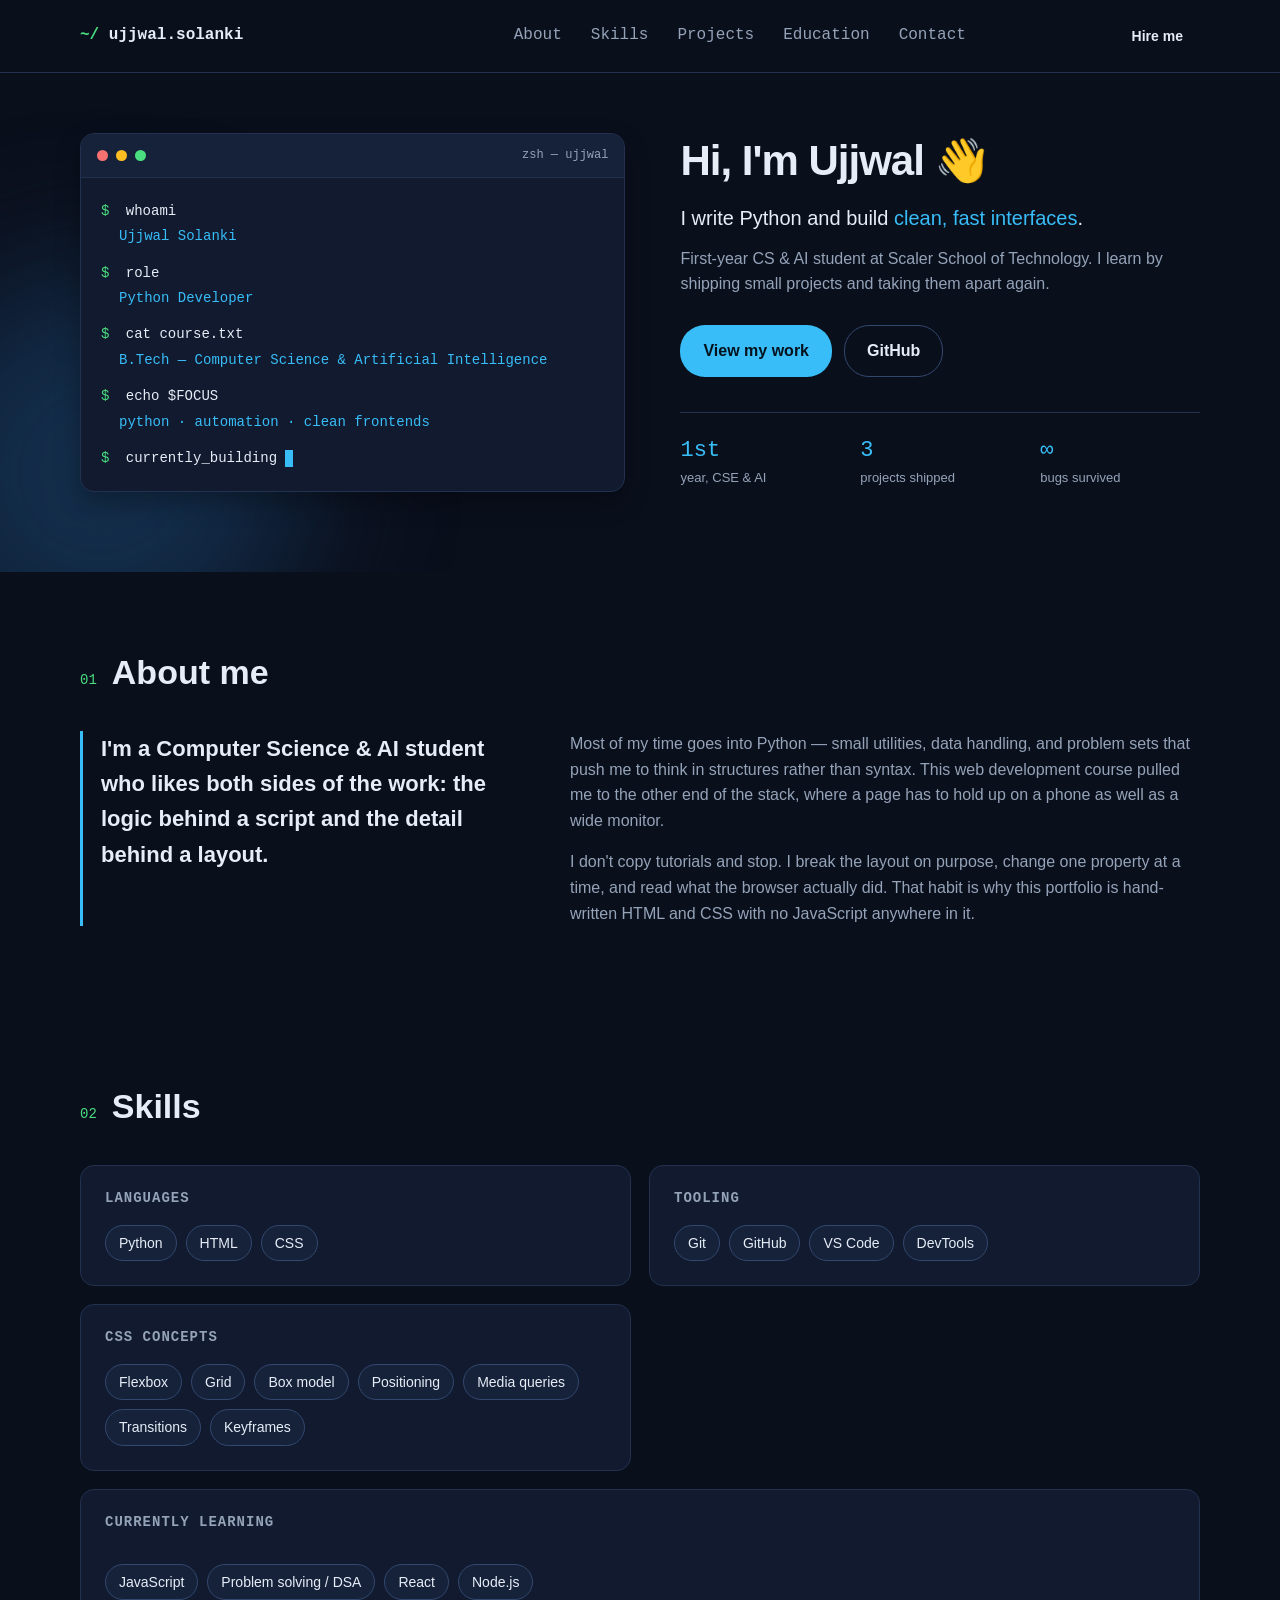
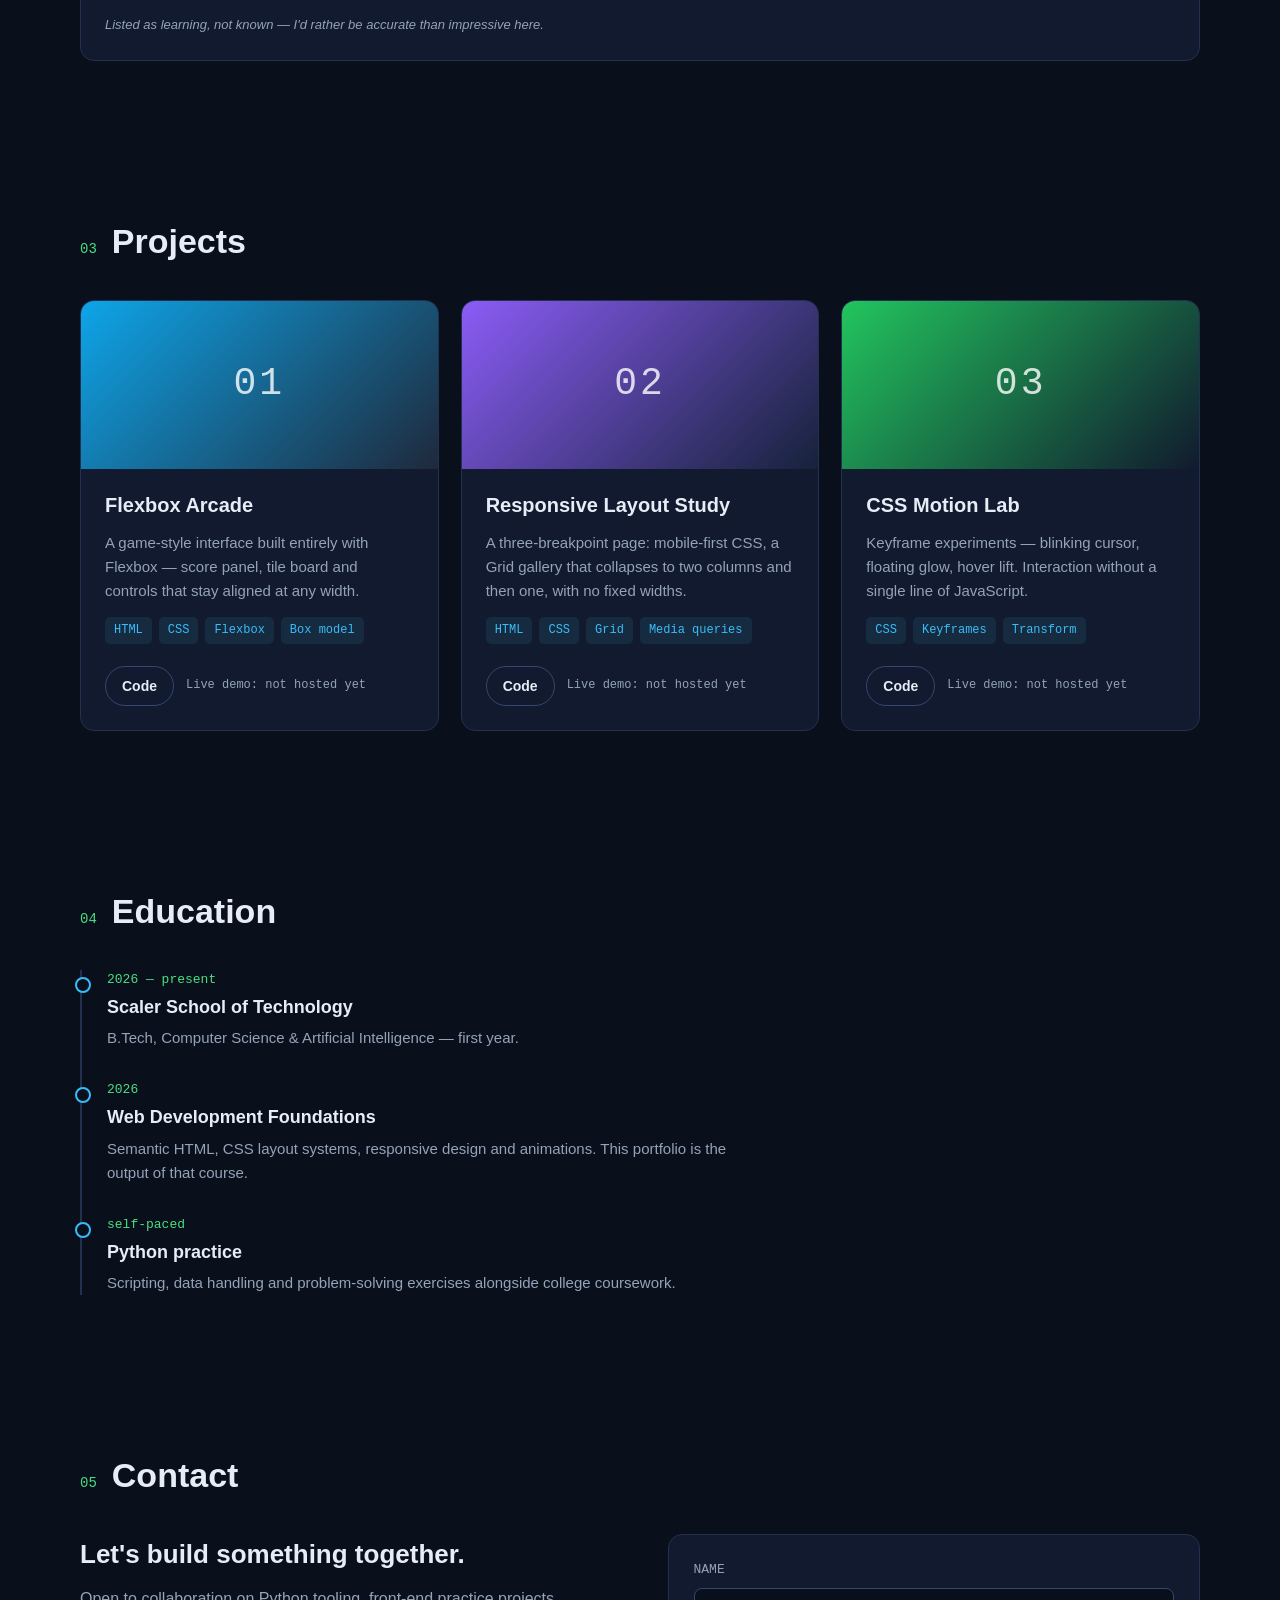
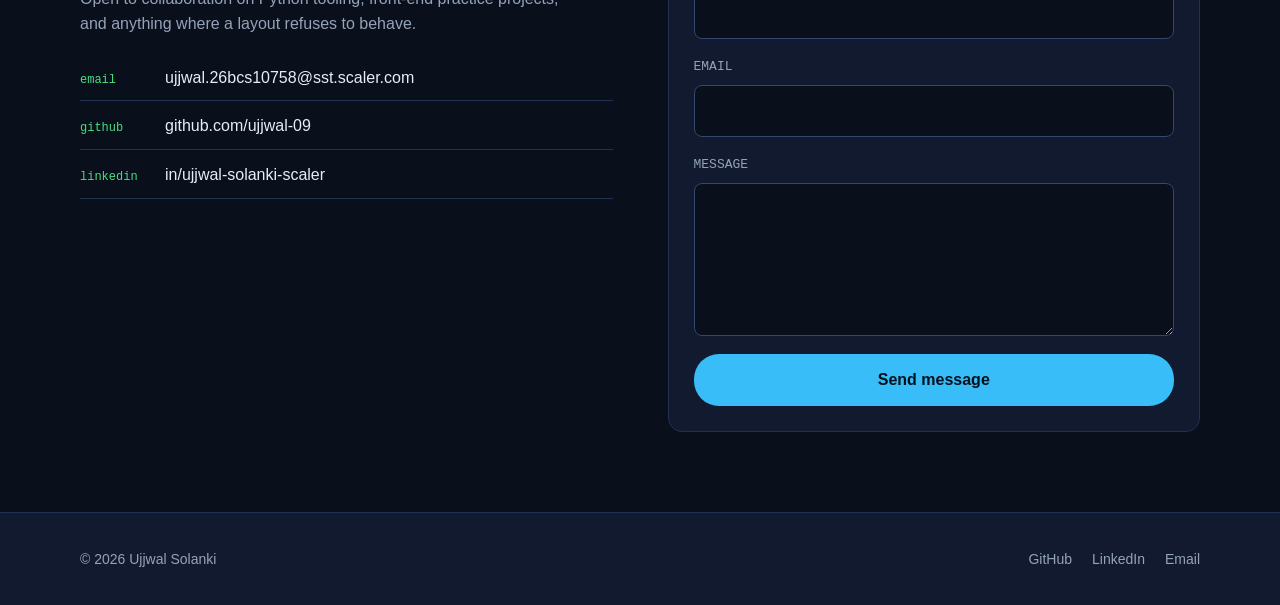
<file: index.html>
<!DOCTYPE html>
<html lang="en">
<head>
    <meta charset="UTF-8">
    <meta name="viewport" content="width=device-width, initial-scale=1.0">
    <meta name="description" content="Portfolio of Ujjwal Solanki, Python Developer and B.Tech CSE & AI student at Scaler School of Technology.">
    <title>Ujjwal Solanki — Python Developer</title>
    <link rel="icon" href="images/terminal-prompt.svg">
    <link rel="stylesheet" href="style.css">
</head>
<body>

    <a class="skip-link" href="#hero">Skip to content</a>

    <header class="site-header">
        <nav class="nav" aria-label="Main navigation">
            <input type="checkbox" id="nav-toggle" class="nav-toggle">

            <a href="#hero" class="brand">
                <span class="brand-mark">~/</span>
                <span class="brand-name">ujjwal.solanki</span>
            </a>

            <label for="nav-toggle" class="nav-burger" aria-label="Open menu">
                <span class="burger-line"></span>
                <span class="burger-line"></span>
                <span class="burger-line"></span>
            </label>

            <ul class="nav-links">
                <li><a href="#about">About</a></li>
                <li><a href="#skills">Skills</a></li>
                <li><a href="#projects">Projects</a></li>
                <li><a href="#education">Education</a></li>
                <li><a href="#contact">Contact</a></li>
            </ul>

            <a href="#contact" class="btn btn-small nav-cta">Hire me</a>
        </nav>
    </header>

    <main>

        <section id="hero" class="hero section">
            <div class="hero-glow" aria-hidden="true"></div>

            <div class="container hero-grid">
                <div class="hero-terminal reveal">
                    <div class="terminal-bar">
                        <span class="dot dot-red"></span>
                        <span class="dot dot-yellow"></span>
                        <span class="dot dot-green"></span>
                        <span class="terminal-title">zsh — ujjwal</span>
                    </div>

                    <div class="terminal-body">
                        <p class="line"><span class="prompt">$</span> whoami</p>
                        <p class="output">Ujjwal Solanki</p>

                        <p class="line"><span class="prompt">$</span> role</p>
                        <p class="output">Python Developer</p>

                        <p class="line"><span class="prompt">$</span> cat course.txt</p>
                        <p class="output">B.Tech — Computer Science &amp; Artificial Intelligence</p>

                        <p class="line"><span class="prompt">$</span> echo $FOCUS</p>
                        <p class="output">python · automation · clean frontends</p>

                        <p class="line"><span class="prompt">$</span> currently_building<span class="cursor"></span></p>
                    </div>
                </div>

                <div class="hero-side reveal">
                    <h1 class="hero-name">Hi, I'm Ujjwal <span class="wave">👋</span></h1>
                    <p class="hero-role">I write Python and build <span class="accent">clean, fast interfaces</span>.</p>
                    <p class="hero-intro">First-year CS &amp; AI student at Scaler School of Technology. I learn by shipping small projects and taking them apart again.</p>

                    <div class="hero-actions">
                        <a href="#projects" class="btn btn-primary">View my work</a>
                        <a href="https://github.com/ujjwal-09" class="btn btn-ghost" target="_blank" rel="noopener">GitHub</a>
                    </div>

                    <ul class="hero-stats">
                        <li><span class="stat-value">1st</span><span class="stat-label">year, CSE &amp; AI</span></li>
                        <li><span class="stat-value">3</span><span class="stat-label">projects shipped</span></li>
                        <li><span class="stat-value">∞</span><span class="stat-label">bugs survived</span></li>
                    </ul>
                </div>
            </div>
        </section>

        <section id="about" class="section">
            <div class="container">
                <h2 class="section-title"><span class="section-index">01</span> About me</h2>

                <div class="about-grid">
                    <p class="about-lead">I'm a Computer Science &amp; AI student who likes both sides of the work: the logic behind a script and the detail behind a layout.</p>
                    <div class="about-copy">
                        <p>Most of my time goes into Python — small utilities, data handling, and problem sets that push me to think in structures rather than syntax. This web development course pulled me to the other end of the stack, where a page has to hold up on a phone as well as a wide monitor.</p>
                        <p>I don't copy tutorials and stop. I break the layout on purpose, change one property at a time, and read what the browser actually did. That habit is why this portfolio is hand-written HTML and CSS with no JavaScript anywhere in it.</p>
                    </div>
                </div>
            </div>
        </section>

        <section id="skills" class="section">
            <div class="container">
                <h2 class="section-title"><span class="section-index">02</span> Skills</h2>

                <div class="skills-grid">
                    <article class="card skill-card">
                        <h3>Languages</h3>
                        <ul class="pill-list">
                            <li>Python</li>
                            <li>HTML</li>
                            <li>CSS</li>
                        </ul>
                    </article>

                    <article class="card skill-card">
                        <h3>Tooling</h3>
                        <ul class="pill-list">
                            <li>Git</li>
                            <li>GitHub</li>
                            <li>VS Code</li>
                            <li>DevTools</li>
                        </ul>
                    </article>

                    <article class="card skill-card">
                        <h3>CSS concepts</h3>
                        <ul class="pill-list">
                            <li>Flexbox</li>
                            <li>Grid</li>
                            <li>Box model</li>
                            <li>Positioning</li>
                            <li>Media queries</li>
                            <li>Transitions</li>
                            <li>Keyframes</li>
                        </ul>
                    </article>

                    <article class="card skill-card skill-card-wide">
                        <h3>Currently learning</h3>
                        <ul class="pill-list">
                            <li>JavaScript</li>
                            <li>Problem solving / DSA</li>
                            <li>React</li>
                            <li>Node.js</li>
                        </ul>
                        <p class="card-note">Listed as learning, not known — I'd rather be accurate than impressive here.</p>
                    </article>
                </div>
            </div>
        </section>

        <section id="projects" class="section">
            <div class="container">
                <h2 class="section-title"><span class="section-index">03</span> Projects</h2>

                <div class="projects-grid">
                    <article class="card project-card">
                        <div class="project-cover cover-one"><span>01</span></div>
                        <div class="project-body">
                            <h3>Flexbox Arcade</h3>
                            <p>A game-style interface built entirely with Flexbox — score panel, tile board and controls that stay aligned at any width.</p>
                            <ul class="tag-list">
                                <li>HTML</li>
                                <li>CSS</li>
                                <li>Flexbox</li>
                                <li>Box model</li>
                            </ul>
                            <div class="project-links">
                                <a href="https://github.com/ujjwal-09" class="btn btn-small btn-ghost" target="_blank" rel="noopener">Code</a>
                                <span class="unavailable">Live demo: not hosted yet</span>
                            </div>
                        </div>
                    </article>

                    <article class="card project-card">
                        <div class="project-cover cover-two"><span>02</span></div>
                        <div class="project-body">
                            <h3>Responsive Layout Study</h3>
                            <p>A three-breakpoint page: mobile-first CSS, a Grid gallery that collapses to two columns and then one, with no fixed widths.</p>
                            <ul class="tag-list">
                                <li>HTML</li>
                                <li>CSS</li>
                                <li>Grid</li>
                                <li>Media queries</li>
                            </ul>
                            <div class="project-links">
                                <a href="https://github.com/ujjwal-09" class="btn btn-small btn-ghost" target="_blank" rel="noopener">Code</a>
                                <span class="unavailable">Live demo: not hosted yet</span>
                            </div>
                        </div>
                    </article>

                    <article class="card project-card">
                        <div class="project-cover cover-three"><span>03</span></div>
                        <div class="project-body">
                            <h3>CSS Motion Lab</h3>
                            <p>Keyframe experiments — blinking cursor, floating glow, hover lift. Interaction without a single line of JavaScript.</p>
                            <ul class="tag-list">
                                <li>CSS</li>
                                <li>Keyframes</li>
                                <li>Transform</li>
                            </ul>
                            <div class="project-links">
                                <a href="https://github.com/ujjwal-09" class="btn btn-small btn-ghost" target="_blank" rel="noopener">Code</a>
                                <span class="unavailable">Live demo: not hosted yet</span>
                            </div>
                        </div>
                    </article>
                </div>
            </div>
        </section>

        <section id="education" class="section">
            <div class="container">
                <h2 class="section-title"><span class="section-index">04</span> Education</h2>

                <ol class="timeline">
                    <li class="timeline-item">
                        <span class="timeline-year">2026 — present</span>
                        <h3>Scaler School of Technology</h3>
                        <p>B.Tech, Computer Science &amp; Artificial Intelligence — first year.</p>
                    </li>
                    <li class="timeline-item">
                        <span class="timeline-year">2026</span>
                        <h3>Web Development Foundations</h3>
                        <p>Semantic HTML, CSS layout systems, responsive design and animations. This portfolio is the output of that course.</p>
                    </li>
                    <li class="timeline-item">
                        <span class="timeline-year">self-paced</span>
                        <h3>Python practice</h3>
                        <p>Scripting, data handling and problem-solving exercises alongside college coursework.</p>
                    </li>
                </ol>
            </div>
        </section>

        <section id="contact" class="section">
            <div class="container">
                <h2 class="section-title"><span class="section-index">05</span> Contact</h2>

                <div class="contact-grid">
                    <div class="contact-info">
                        <p class="contact-lead">Let's build something together.</p>
                        <p>Open to collaboration on Python tooling, front-end practice projects, and anything where a layout refuses to behave.</p>

                        <ul class="contact-links">
                            <li><span class="contact-key">email</span><a href="mailto:ujjwal.26bcs10758@sst.scaler.com">ujjwal.26bcs10758@sst.scaler.com</a></li>
                            <li><span class="contact-key">github</span><a href="https://github.com/ujjwal-09" target="_blank" rel="noopener">github.com/ujjwal-09</a></li>
                            <li><span class="contact-key">linkedin</span><a href="https://www.linkedin.com/in/ujjwal-solanki-scaler" target="_blank" rel="noopener">in/ujjwal-solanki-scaler</a></li>
                        </ul>
                    </div>

                    <form class="contact-form" action="mailto:ujjwal.26bcs10758@sst.scaler.com" method="post" enctype="text/plain">
                        <div class="field">
                            <label for="name">Name</label>
                            <input type="text" id="name" name="name" autocomplete="name">
                        </div>
                        <div class="field">
                            <label for="email">Email</label>
                            <input type="email" id="email" name="email" autocomplete="email">
                        </div>
                        <div class="field">
                            <label for="message">Message</label>
                            <textarea id="message" name="message" rows="5"></textarea>
                        </div>
                        <button type="submit" class="btn btn-primary btn-full">Send message</button>
                    </form>
                </div>
            </div>
        </section>

    </main>

    <footer class="site-footer">
        <div class="container footer-inner">
            <p>© 2026 Ujjwal Solanki</p>
            <ul class="footer-links">
                <li><a href="https://github.com/ujjwal-09" target="_blank" rel="noopener">GitHub</a></li>
                <li><a href="https://www.linkedin.com/in/ujjwal-solanki-scaler" target="_blank" rel="noopener">LinkedIn</a></li>
                <li><a href="mailto:ujjwal.26bcs10758@sst.scaler.com">Email</a></li>
            </ul>
        </div>
    </footer>

</body>
</html>
</file>
<file: style.css>
/* CSS for my portfolio website */
/* I have used simple CSS properties to style the page */

/* Basic page styling */
* {
    box-sizing: border-box;
    margin: 0;
    padding: 0;
}

html {
    scroll-behavior: smooth;
}

body {
    background-color: #0a0f1c;
    color: #e6edf7;
    font-family: Arial, Helvetica, sans-serif;
    font-size: 16px;
    line-height: 1.6;
}

img {
    max-width: 100%;
}

a {
    color: inherit;
    text-decoration: none;
}

ul, ol {
    list-style: none;
}

h1, h2, h3 {
    line-height: 1.2;
}

input, textarea, button {
    font: inherit;
}

.container {
    width: 90%;
    max-width: 1120px;
    margin: 0 auto;
}

.section {
    padding: 80px 0;
    scroll-margin-top: 80px;
}

.accent {
    color: #38bdf8;
}

/* Skip link for keyboard users */
.skip-link {
    position: absolute;
    top: -50px;
    left: 15px;
    background-color: #38bdf8;
    color: #04121d;
    padding: 10px 15px;
    border-radius: 5px;
    z-index: 100;
}

.skip-link:focus {
    top: 0;
}

/* Buttons */
.btn {
    display: inline-block;
    padding: 12px 22px;
    border: 1px solid transparent;
    border-radius: 25px;
    font-weight: bold;
    text-align: center;
    transition: 0.2s;
}

.btn-primary {
    background-color: #38bdf8;
    color: #04121d;
}

.btn-primary:hover {
    background-color: #0ea5e9;
    transform: translateY(-2px);
}

.btn-ghost {
    background-color: transparent;
    border-color: #33486f;
    color: #e6edf7;
}

.btn-ghost:hover {
    color: #38bdf8;
    border-color: #38bdf8;
}

.btn-small {
    padding: 8px 16px;
    font-size: 14px;
}

.btn-full {
    width: 100%;
}

/* Navigation bar */
.site-header {
    position: sticky;
    top: 0;
    z-index: 50;
    background-color: #0a0f1c;
    border-bottom: 1px solid #22314f;
}

.nav {
    display: flex;
    flex-wrap: wrap;
    align-items: center;
    gap: 15px;
    width: 90%;
    max-width: 1120px;
    margin: 0 auto;
    padding: 15px 0;
}

.nav-toggle {
    position: absolute;
    left: -9999px;
}

.brand {
    order: 1;
    margin-right: auto;
    font-family: monospace;
    font-weight: bold;
}

.brand-mark {
    color: #4ade80;
}

.nav-burger {
    order: 2;
    display: flex;
    flex-direction: column;
    justify-content: center;
    gap: 5px;
    width: 42px;
    height: 42px;
    padding: 10px;
    border: 1px solid #33486f;
    border-radius: 8px;
    cursor: pointer;
}

.burger-line {
    width: 100%;
    height: 2px;
    background-color: #e6edf7;
}

.nav-cta {
    display: none;
}

.nav-links {
    order: 3;
    flex-basis: 100%;
    display: none;
    flex-direction: column;
    gap: 5px;
}

.nav-toggle:checked ~ .nav-links {
    display: flex;
}

.nav-links a {
    display: block;
    padding: 8px 3px;
    color: #94a3b8;
    font-family: monospace;
}

.nav-links a:hover {
    color: #38bdf8;
}

/* First section / hero area */
.hero {
    position: relative;
    overflow: hidden;
    padding-top: 60px;
}

.hero-glow {
    position: absolute;
    left: -100px;
    bottom: -100px;
    width: 400px;
    height: 400px;
    background-color: #132d4a;
    border-radius: 50%;
    filter: blur(70px);
}

.hero-grid {
    position: relative;
    display: grid;
    grid-template-columns: 1fr;
    gap: 40px;
    align-items: center;
}

.hero-terminal {
    background-color: #111a2e;
    border: 1px solid #22314f;
    border-radius: 14px;
    overflow: hidden;
    box-shadow: 0 10px 25px rgba(0, 0, 0, 0.3);
}

.terminal-bar {
    display: flex;
    align-items: center;
    gap: 8px;
    padding: 12px 16px;
    background-color: #16223a;
    border-bottom: 1px solid #22314f;
}

.dot {
    width: 11px;
    height: 11px;
    border-radius: 50%;
}

.dot-red {
    background-color: #f87171;
}

.dot-yellow {
    background-color: #fbbf24;
}

.dot-green {
    background-color: #4ade80;
}

.terminal-title {
    margin-left: auto;
    color: #94a3b8;
    font-family: monospace;
    font-size: 12px;
}

.terminal-body {
    padding: 22px 20px;
    font-family: monospace;
    font-size: 14px;
    overflow-wrap: anywhere;
}

.line {
    margin-top: 14px;
    color: #e6edf7;
}

.line:first-child {
    margin-top: 0;
}

.prompt {
    margin-right: 8px;
    color: #4ade80;
}

.output {
    margin-top: 3px;
    padding-left: 18px;
    color: #38bdf8;
}

.cursor {
    display: inline-block;
    width: 8px;
    height: 17px;
    margin-left: 8px;
    background-color: #38bdf8;
    vertical-align: middle;
}

.hero-name {
    font-size: 42px;
    letter-spacing: -1px;
}

.wave {
    display: inline-block;
}

.hero-role {
    margin-top: 15px;
    font-size: 20px;
}

.hero-intro {
    max-width: 550px;
    margin-top: 12px;
    color: #94a3b8;
}

.hero-actions {
    display: flex;
    flex-wrap: wrap;
    gap: 12px;
    margin-top: 28px;
}

.hero-stats {
    display: flex;
    flex-wrap: wrap;
    gap: 20px;
    margin-top: 35px;
    padding-top: 20px;
    border-top: 1px solid #22314f;
}

.hero-stats li {
    display: flex;
    flex-direction: column;
    flex: 1;
    min-width: 90px;
}

.stat-value {
    color: #38bdf8;
    font-family: monospace;
    font-size: 22px;
}

.stat-label {
    color: #94a3b8;
    font-size: 13px;
}

/* Simple entrance effect */
.reveal {
    animation: showContent 0.7s ease;
}

@keyframes showContent {
    from {
        opacity: 0;
        transform: translateY(15px);
    }
    to {
        opacity: 1;
        transform: translateY(0);
    }
}

/* Section headings */
.section-title {
    display: flex;
    align-items: baseline;
    gap: 15px;
    margin-bottom: 38px;
    font-size: 34px;
}

.section-index {
    color: #4ade80;
    font-family: monospace;
    font-size: 14px;
    font-weight: normal;
}

/* About section */
.about-grid {
    display: grid;
    grid-template-columns: 1fr;
    gap: 25px;
}

.about-lead {
    padding-left: 18px;
    border-left: 3px solid #38bdf8;
    font-size: 22px;
    font-weight: bold;
}

.about-copy {
    max-width: 700px;
    color: #94a3b8;
}

.about-copy p + p {
    margin-top: 16px;
}

/* Cards used in skills and projects */
.card {
    background-color: #111a2e;
    border: 1px solid #22314f;
    border-radius: 14px;
    transition: 0.2s;
}

.card:hover {
    border-color: #33486f;
    transform: translateY(-4px);
}

/* Skills section */
.skills-grid {
    display: grid;
    grid-template-columns: 1fr;
    gap: 18px;
}

.skill-card {
    padding: 24px;
}

.skill-card h3,
.project-body h3 {
    margin-bottom: 18px;
    color: #94a3b8;
    font-family: monospace;
    font-size: 14px;
    text-transform: uppercase;
    letter-spacing: 1px;
}

.pill-list {
    display: flex;
    flex-wrap: wrap;
    gap: 9px;
}

.pill-list li {
    padding: 6px 13px;
    background-color: #16223a;
    border: 1px solid #33486f;
    border-radius: 20px;
    font-size: 14px;
}

.pill-list li:hover {
    background-color: #38bdf8;
    color: #04121d;
}

.skill-card-wide {
    display: flex;
    flex-direction: column;
    gap: 15px;
}

.card-note {
    color: #94a3b8;
    font-size: 13px;
    font-style: italic;
}

/* Projects section */
.projects-grid {
    display: grid;
    grid-template-columns: 1fr;
    gap: 22px;
}

.project-card {
    display: flex;
    flex-direction: column;
    overflow: hidden;
}

.project-cover {
    display: flex;
    justify-content: center;
    align-items: center;
    height: 168px;
    color: rgba(255, 255, 255, 0.8);
    font-family: monospace;
    font-size: 38px;
    letter-spacing: 3px;
}

.cover-one {
    background: linear-gradient(135deg, #0ea5e9, #1e293b);
}

.cover-two {
    background: linear-gradient(135deg, #8b5cf6, #16223a);
}

.cover-three {
    background: linear-gradient(135deg, #22c55e, #111a2e);
}

.project-body {
    display: flex;
    flex-direction: column;
    gap: 14px;
    flex: 1;
    padding: 24px;
}

.project-body > h3 {
    margin-bottom: 0;
    color: #e6edf7;
    font-family: Arial, Helvetica, sans-serif;
    font-size: 20px;
    letter-spacing: 0;
    text-transform: none;
}

.project-body p {
    color: #94a3b8;
    font-size: 15px;
}

.tag-list {
    display: flex;
    flex-wrap: wrap;
    gap: 7px;
    margin-top: auto;
}

.tag-list li {
    padding: 4px 9px;
    background-color: #172b40;
    border-radius: 5px;
    color: #38bdf8;
    font-family: monospace;
    font-size: 12px;
}

.project-links {
    display: flex;
    flex-wrap: wrap;
    align-items: center;
    gap: 12px;
    margin-top: 8px;
}

.unavailable {
    color: #94a3b8;
    font-family: monospace;
    font-size: 12px;
}

/* Education timeline */
.timeline {
    display: grid;
    gap: 30px;
    padding-left: 25px;
    border-left: 2px solid #22314f;
}

.timeline-item {
    position: relative;
}

.timeline-item::before {
    content: "";
    position: absolute;
    top: 7px;
    left: -32px;
    width: 12px;
    height: 12px;
    background-color: #0a0f1c;
    border: 2px solid #38bdf8;
    border-radius: 50%;
}

.timeline-year {
    display: block;
    margin-bottom: 6px;
    color: #4ade80;
    font-family: monospace;
    font-size: 13px;
}

.timeline-item h3 {
    margin-bottom: 8px;
    font-size: 18px;
}

.timeline-item p {
    max-width: 650px;
    color: #94a3b8;
    font-size: 15px;
}

/* Contact section */
.contact-grid {
    display: grid;
    grid-template-columns: 1fr;
    gap: 35px;
}

.contact-lead {
    margin-bottom: 10px;
    font-size: 26px;
    font-weight: bold;
}

.contact-info > p:not(.contact-lead) {
    max-width: 500px;
    color: #94a3b8;
}

.contact-links {
    display: grid;
    gap: 12px;
    margin-top: 28px;
}

.contact-links li {
    display: flex;
    flex-wrap: wrap;
    align-items: baseline;
    gap: 10px;
    padding-bottom: 10px;
    border-bottom: 1px solid #22314f;
}

.contact-key {
    min-width: 75px;
    color: #4ade80;
    font-family: monospace;
    font-size: 12px;
}

.contact-links a {
    color: #e6edf7;
    overflow-wrap: anywhere;
}

.contact-links a:hover {
    color: #38bdf8;
}

.contact-form {
    display: grid;
    gap: 18px;
    padding: 25px;
    background-color: #111a2e;
    border: 1px solid #22314f;
    border-radius: 14px;
}

.field {
    display: grid;
    gap: 7px;
}

.field label {
    color: #94a3b8;
    font-family: monospace;
    font-size: 13px;
    text-transform: uppercase;
}

.field input,
.field textarea {
    width: 100%;
    padding: 12px 14px;
    background-color: #0a0f1c;
    color: #e6edf7;
    border: 1px solid #33486f;
    border-radius: 8px;
}

.field input:focus,
.field textarea:focus {
    outline: 2px solid #38bdf8;
    border-color: #38bdf8;
}

.field textarea {
    min-height: 120px;
    resize: vertical;
}

.form-note {
    color: #94a3b8;
    font-size: 13px;
}

/* Footer */
.site-footer {
    padding: 35px 0;
    background-color: #111a2e;
    border-top: 1px solid #22314f;
}

.footer-inner {
    display: flex;
    flex-wrap: wrap;
    align-items: center;
    justify-content: space-between;
    gap: 15px;
    color: #94a3b8;
    font-size: 14px;
}

.footer-links {
    display: flex;
    flex-wrap: wrap;
    gap: 20px;
}

.footer-links a:hover {
    color: #38bdf8;
}

.footer-built {
    flex-basis: 100%;
    font-family: monospace;
    font-size: 13px;
}

/* Tablet screens */
@media (min-width: 700px) {
    .skills-grid {
        grid-template-columns: repeat(2, 1fr);
    }

    .skill-card-wide {
        grid-column: span 2;
    }

    .projects-grid {
        grid-template-columns: repeat(2, 1fr);
    }

    .about-grid {
        grid-template-columns: 1fr 1.4fr;
        gap: 40px;
    }
}

/* Desktop screens */
@media (min-width: 900px) {
    .nav {
        flex-wrap: nowrap;
    }

    .nav-burger {
        display: none;
    }

    .nav-cta {
        display: inline-block;
        order: 4;
    }

    .nav-links {
        order: 3;
        flex-basis: auto;
        display: flex;
        flex-direction: row;
        align-items: center;
        gap: 5px;
        margin: 0 auto;
    }

    .nav-links a {
        padding: 8px 12px;
    }

    .hero-grid {
        grid-template-columns: 1.05fr 1fr;
        gap: 55px;
    }

    .projects-grid {
        grid-template-columns: repeat(3, 1fr);
    }

    .contact-grid {
        grid-template-columns: 1fr 1fr;
        gap: 55px;
        align-items: start;
    }
}

/* Small mobile screens */
@media (max-width: 500px) {
    .section {
        padding: 60px 0;
    }

    .hero-name {
        font-size: 32px;
    }

    .section-title {
        font-size: 28px;
    }

    .hero-stats {
        gap: 12px;
    }

    .contact-form {
        padding: 18px;
    }
}

/* Reduce animation when a user prefers less movement */
@media (prefers-reduced-motion: reduce) {
    html {
        scroll-behavior: auto;
    }

    .reveal,
    .btn,
    .card {
        animation: none;
        transition: none;
    }
}
</file>
